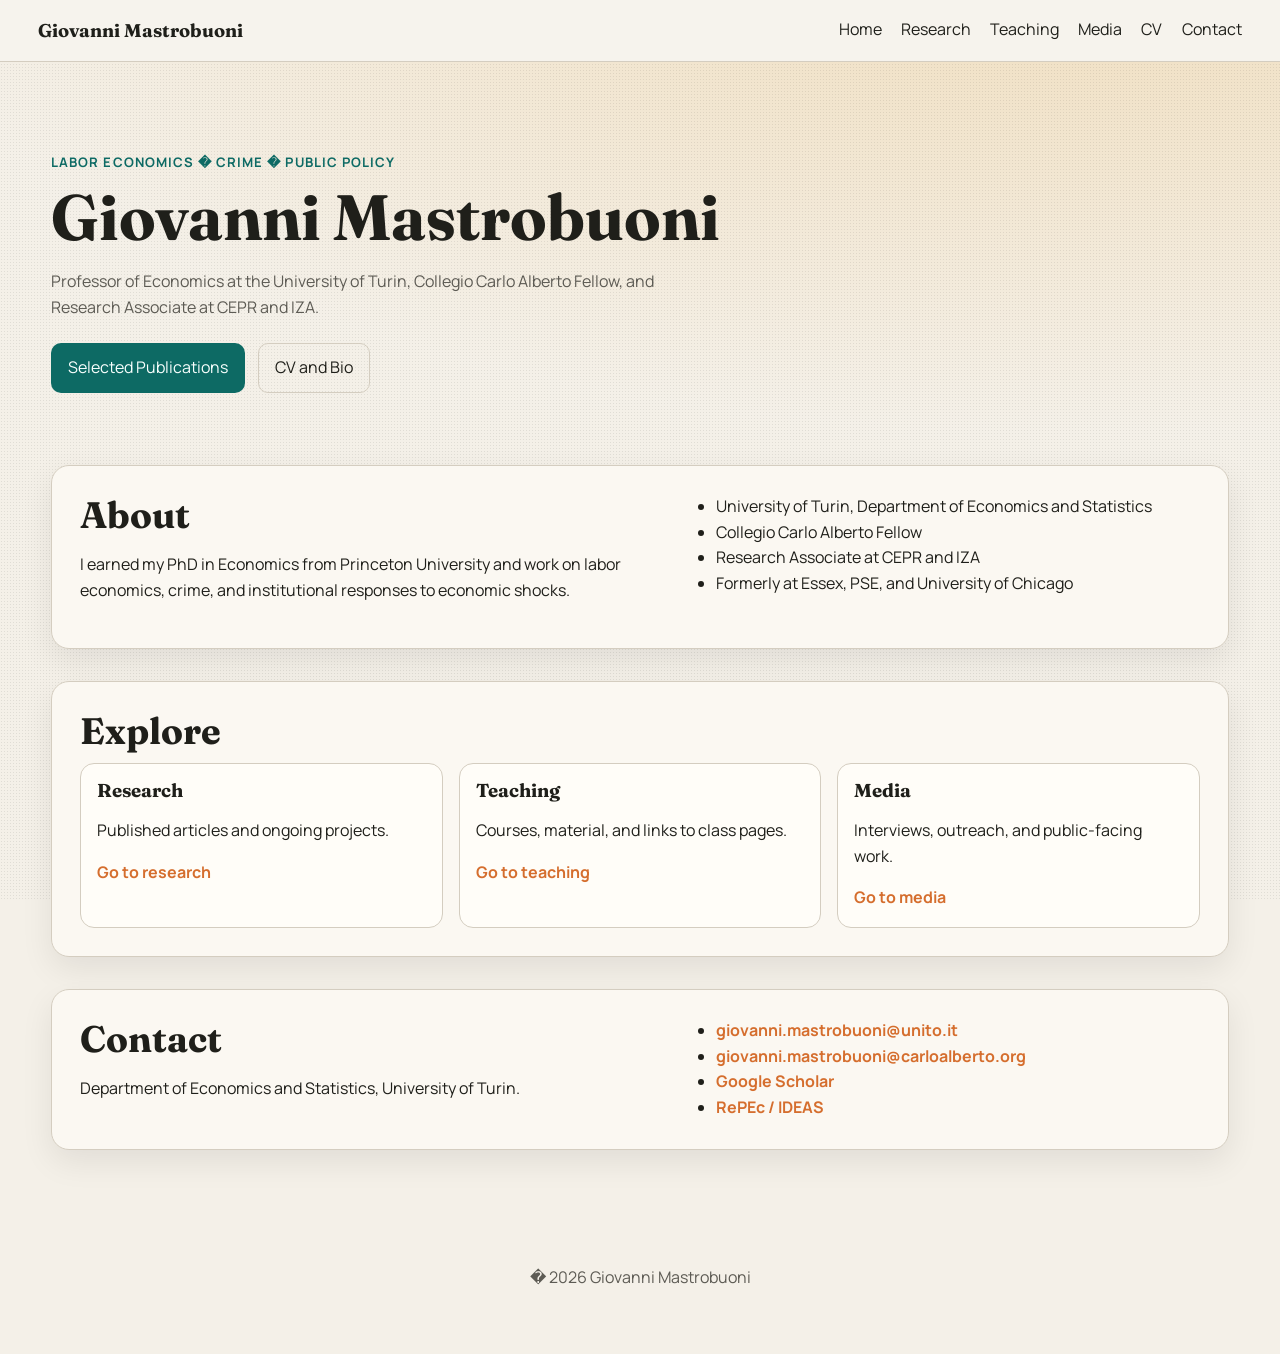
<file: index.html>
<!doctype html>
<html lang="en">
<head>
  <meta charset="utf-8" />
  <meta name="viewport" content="width=device-width, initial-scale=1" />
  <title>Giovanni Mastrobuoni | Economics</title>
  <meta name="description" content="Academic website of Giovanni Mastrobuoni." />
  <link rel="preconnect" href="https://fonts.googleapis.com" />
  <link rel="preconnect" href="https://fonts.gstatic.com" crossorigin />
  <link href="https://fonts.googleapis.com/css2?family=Fraunces:opsz,wght@9..144,400;9..144,700&family=Manrope:wght@400;500;700&display=swap" rel="stylesheet" />
  <link rel="stylesheet" href="styles.css" />
</head>
<body>
  <div class="grain"></div>
  <header class="site-header">
    <a class="brand" href="index.html">Giovanni Mastrobuoni</a>
    <button class="menu-btn" id="menuBtn" aria-expanded="false" aria-controls="menu">Menu</button>
    <nav id="menu" class="menu">
      <a href="index.html">Home</a>
      <a href="research.html">Research</a>
      <a href="teaching.html">Teaching</a>
      <a href="media.html">Media</a>
      <a href="cv.html">CV</a>
      <a href="#contact">Contact</a>
    </nav>
  </header>

  <main id="top">
    <section class="hero reveal">
      <p class="eyebrow">Labor Economics � Crime � Public Policy</p>
      <h1>Giovanni Mastrobuoni</h1>
      <p class="lead">Professor of Economics at the University of Turin, Collegio Carlo Alberto Fellow, and Research Associate at CEPR and IZA.</p>
      <div class="cta-row">
        <a class="btn solid" href="research.html">Selected Publications</a>
        <a class="btn ghost" href="cv.html">CV and Bio</a>
      </div>
    </section>

    <section class="split reveal">
      <div>
        <h2>About</h2>
        <p>I earned my PhD in Economics from Princeton University and work on labor economics, crime, and institutional responses to economic shocks.</p>
      </div>
      <ul>
        <li>University of Turin, Department of Economics and Statistics</li>
        <li>Collegio Carlo Alberto Fellow</li>
        <li>Research Associate at CEPR and IZA</li>
        <li>Formerly at Essex, PSE, and University of Chicago</li>
      </ul>
    </section>

    <section class="panel reveal">
      <h2>Explore</h2>
      <div class="cards">
        <article class="card">
          <h3>Research</h3>
          <p>Published articles and ongoing projects.</p>
          <a href="research.html">Go to research</a>
        </article>
        <article class="card">
          <h3>Teaching</h3>
          <p>Courses, material, and links to class pages.</p>
          <a href="teaching.html">Go to teaching</a>
        </article>
        <article class="card">
          <h3>Media</h3>
          <p>Interviews, outreach, and public-facing work.</p>
          <a href="media.html">Go to media</a>
        </article>
      </div>
    </section>

    <section id="contact" class="split reveal">
      <div>
        <h2>Contact</h2>
        <p>Department of Economics and Statistics, University of Turin.</p>
      </div>
      <ul>
        <li><a href="mailto:giovanni.mastrobuoni@unito.it">giovanni.mastrobuoni@unito.it</a></li>
        <li><a href="mailto:giovanni.mastrobuoni@carloalberto.org">giovanni.mastrobuoni@carloalberto.org</a></li>
        <li><a href="https://scholar.google.com/citations?user=2Efz9B4AAAAJ" target="_blank" rel="noopener">Google Scholar</a></li>
        <li><a href="https://ideas.repec.org/e/pma1300.html" target="_blank" rel="noopener">RePEc / IDEAS</a></li>
      </ul>
    </section>
  </main>

  <footer class="site-footer">
    <p>� <span id="year"></span> Giovanni Mastrobuoni</p>
  </footer>

  <script src="script.js"></script>
</body>
</html>
</file>
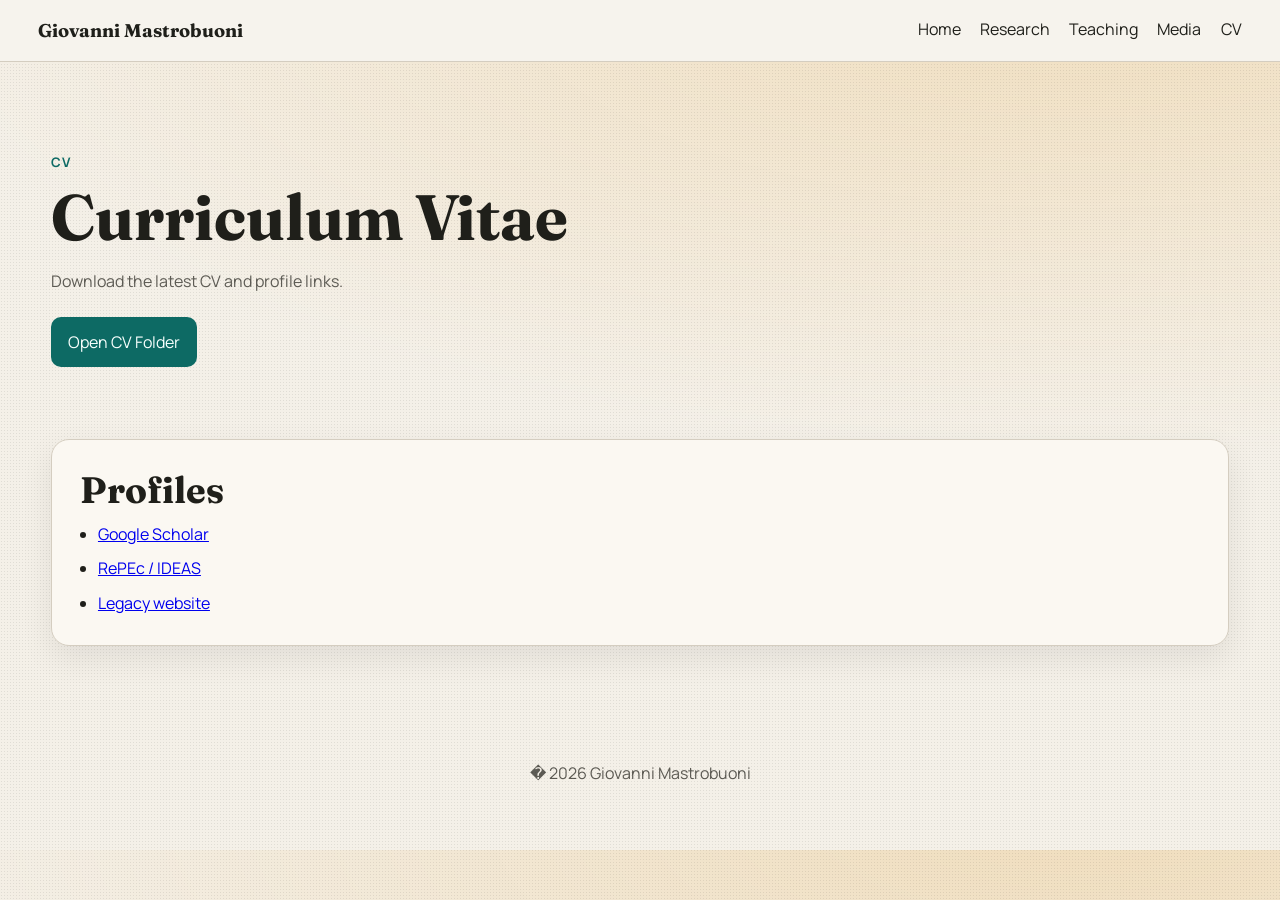
<file: cv.html>
<!doctype html>
<html lang="en">
<head>
  <meta charset="utf-8" />
  <meta name="viewport" content="width=device-width, initial-scale=1" />
  <title>CV | Giovanni Mastrobuoni</title>
  <meta name="description" content="CV and profile of Giovanni Mastrobuoni." />
  <link rel="preconnect" href="https://fonts.googleapis.com" />
  <link rel="preconnect" href="https://fonts.gstatic.com" crossorigin />
  <link href="https://fonts.googleapis.com/css2?family=Fraunces:opsz,wght@9..144,400;9..144,700&family=Manrope:wght@400;500;700&display=swap" rel="stylesheet" />
  <link rel="stylesheet" href="styles.css" />
</head>
<body>
  <div class="grain"></div>
  <header class="site-header">
    <a class="brand" href="index.html">Giovanni Mastrobuoni</a>
    <button class="menu-btn" id="menuBtn" aria-expanded="false" aria-controls="menu">Menu</button>
    <nav id="menu" class="menu">
      <a href="index.html">Home</a>
      <a href="research.html">Research</a>
      <a href="teaching.html">Teaching</a>
      <a href="media.html">Media</a>
      <a href="cv.html">CV</a>
    </nav>
  </header>

  <main>
    <section class="hero reveal">
      <p class="eyebrow">CV</p>
      <h1>Curriculum Vitae</h1>
      <p class="lead">Download the latest CV and profile links.</p>
      <div class="cta-row">
        <a class="btn solid" href="https://www.dropbox.com/scl/fo/ejb5sxljz9jquqf572j8m/ABEFxgBy2_hq5J4hGjBzoEM?rlkey=30vkkdfxt2kd5hk0dliz8qe8b&e=1&dl=0" target="_blank" rel="noopener">Open CV Folder</a>
      </div>
    </section>

    <section class="panel reveal">
      <h2>Profiles</h2>
      <ul class="list-clean">
        <li><a href="https://scholar.google.com/citations?user=2Efz9B4AAAAJ" target="_blank" rel="noopener">Google Scholar</a></li>
        <li><a href="https://ideas.repec.org/e/pma1300.html" target="_blank" rel="noopener">RePEc / IDEAS</a></li>
        <li><a href="https://sites.google.com/site/giovannimastrobuoni/" target="_blank" rel="noopener">Legacy website</a></li>
      </ul>
    </section>
  </main>

  <footer class="site-footer">
    <p>� <span id="year"></span> Giovanni Mastrobuoni</p>
  </footer>
  <script src="script.js"></script>
</body>
</html>
</file>
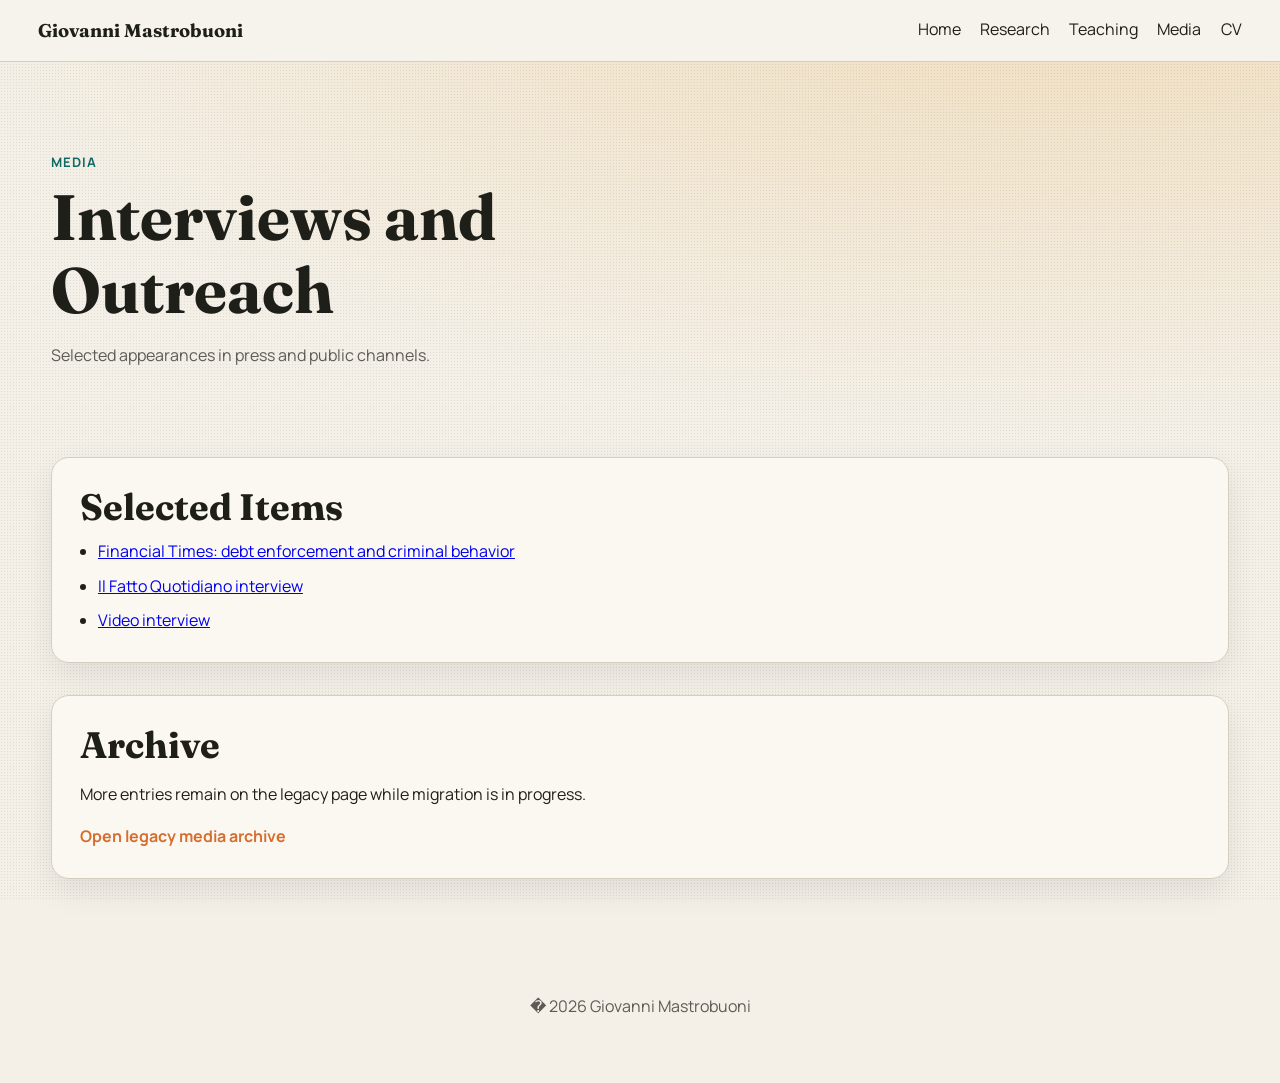
<file: media.html>
<!doctype html>
<html lang="en">
<head>
  <meta charset="utf-8" />
  <meta name="viewport" content="width=device-width, initial-scale=1" />
  <title>Media | Giovanni Mastrobuoni</title>
  <meta name="description" content="Media and outreach of Giovanni Mastrobuoni." />
  <link rel="preconnect" href="https://fonts.googleapis.com" />
  <link rel="preconnect" href="https://fonts.gstatic.com" crossorigin />
  <link href="https://fonts.googleapis.com/css2?family=Fraunces:opsz,wght@9..144,400;9..144,700&family=Manrope:wght@400;500;700&display=swap" rel="stylesheet" />
  <link rel="stylesheet" href="styles.css" />
</head>
<body>
  <div class="grain"></div>
  <header class="site-header">
    <a class="brand" href="index.html">Giovanni Mastrobuoni</a>
    <button class="menu-btn" id="menuBtn" aria-expanded="false" aria-controls="menu">Menu</button>
    <nav id="menu" class="menu">
      <a href="index.html">Home</a>
      <a href="research.html">Research</a>
      <a href="teaching.html">Teaching</a>
      <a href="media.html">Media</a>
      <a href="cv.html">CV</a>
    </nav>
  </header>

  <main>
    <section class="hero reveal">
      <p class="eyebrow">Media</p>
      <h1>Interviews and Outreach</h1>
      <p class="lead">Selected appearances in press and public channels.</p>
    </section>

    <section class="panel reveal">
      <h2>Selected Items</h2>
      <ul class="list-clean">
        <li><a href="https://www.ft.com/content/7069e8d0-c3d5-4f98-8f4f-35ec53788198" target="_blank" rel="noopener">Financial Times: debt enforcement and criminal behavior</a></li>
        <li><a href="https://www.ilfattoquotidiano.it/2020/09/13/sovraffollamento-carcere-detenzione-domiciliare-covid/5923099/" target="_blank" rel="noopener">Il Fatto Quotidiano interview</a></li>
        <li><a href="https://www.youtube.com/watch?v=cp4xpgjMi6I" target="_blank" rel="noopener">Video interview</a></li>
      </ul>
    </section>

    <section class="panel reveal">
      <h2>Archive</h2>
      <p>More entries remain on the legacy page while migration is in progress.</p>
      <a class="text-link" href="https://sites.google.com/site/giovannimastrobuoni/media" target="_blank" rel="noopener">Open legacy media archive</a>
    </section>
  </main>

  <footer class="site-footer">
    <p>� <span id="year"></span> Giovanni Mastrobuoni</p>
  </footer>
  <script src="script.js"></script>
</body>
</html>
</file>
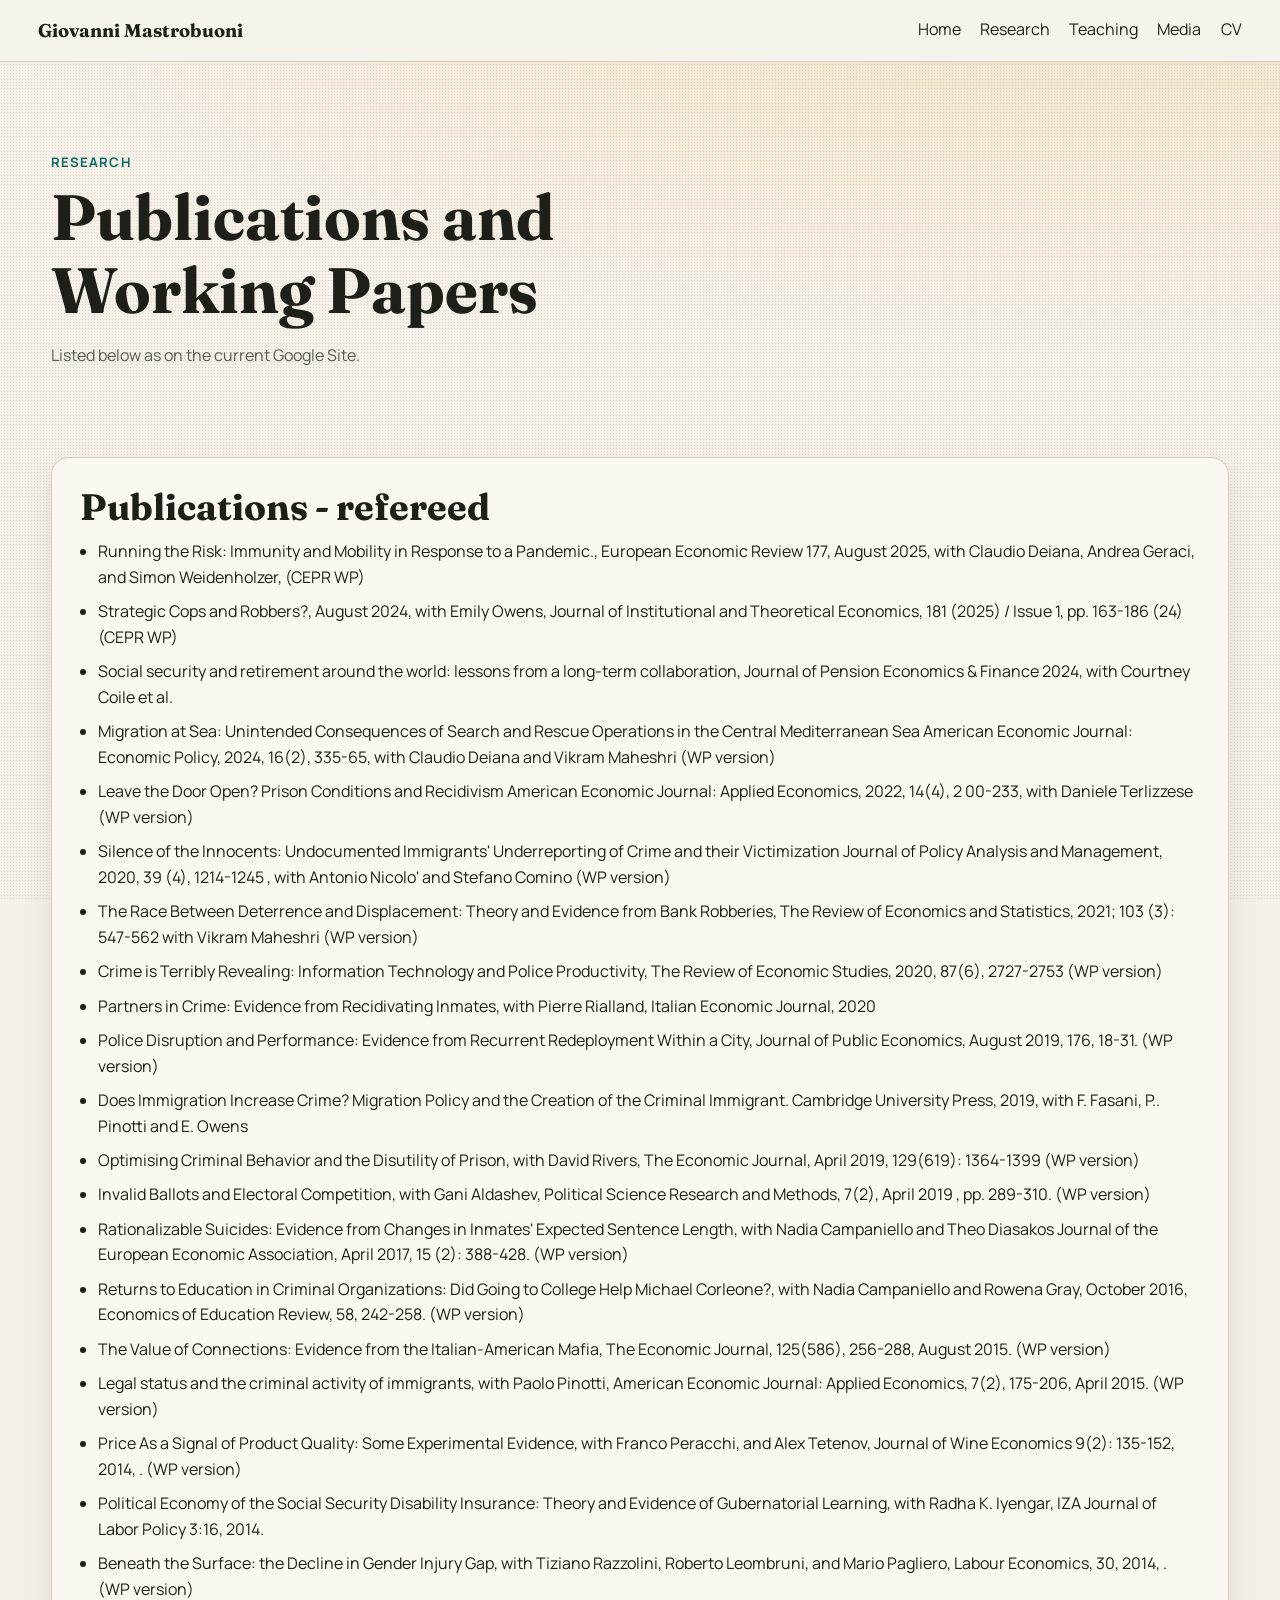
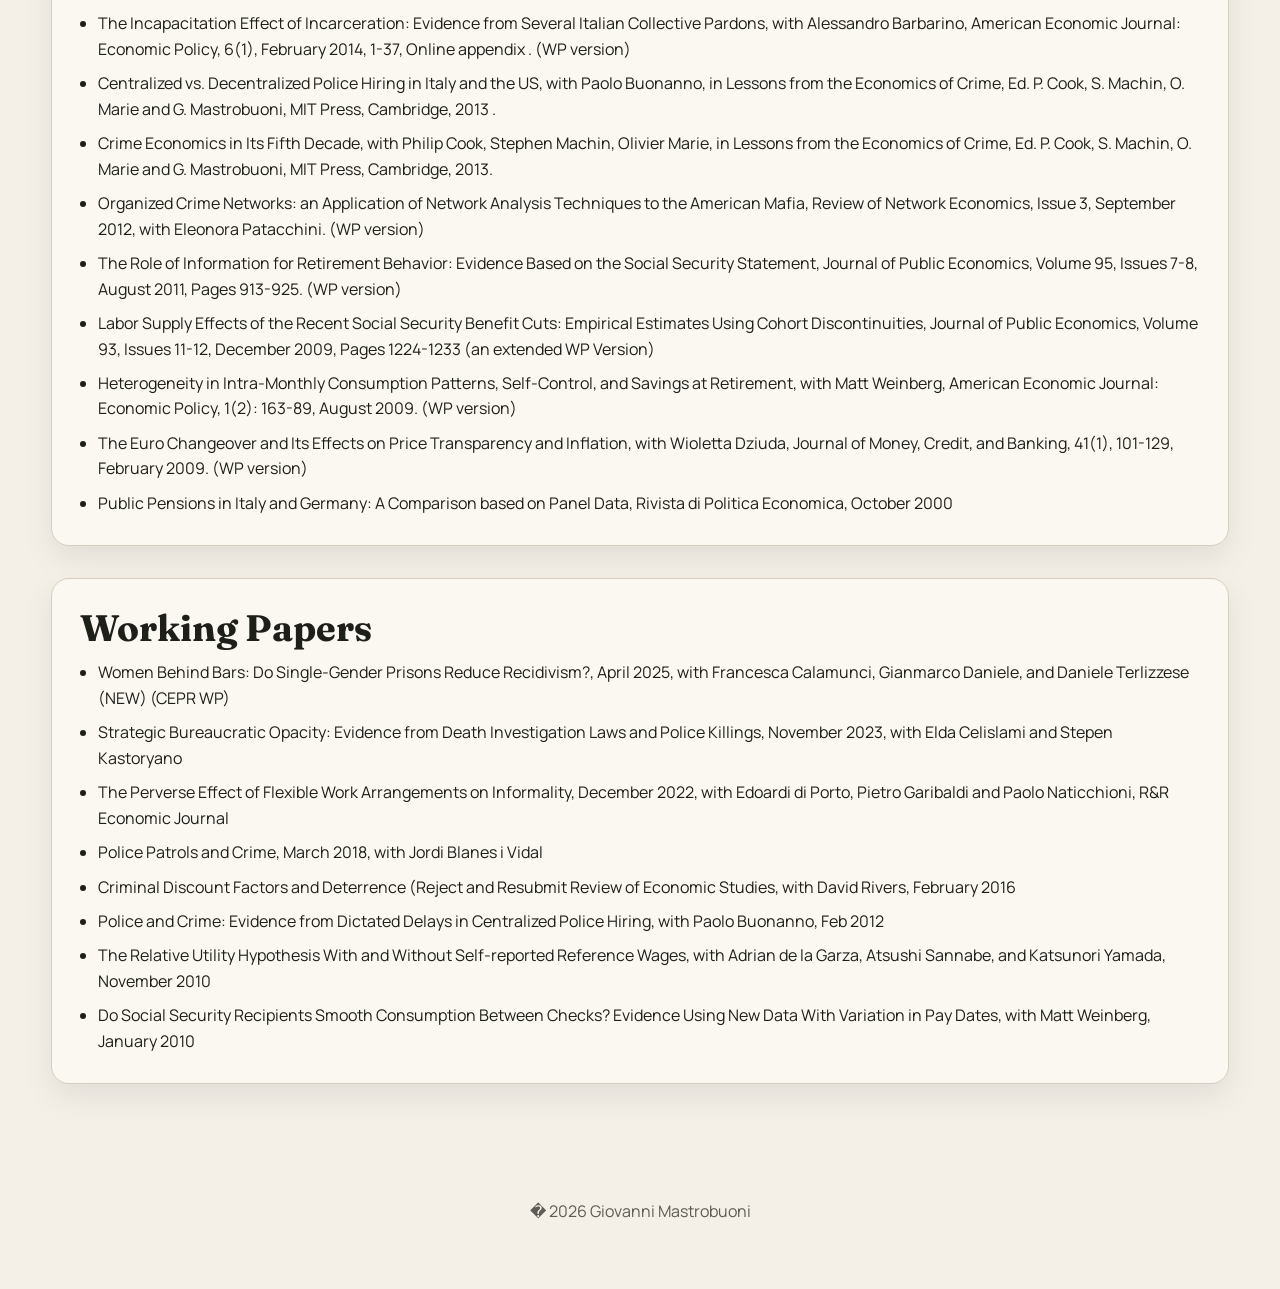
<file: research.html>
<!doctype html>
<html lang="en">
<head>
  <meta charset="utf-8" />
  <meta name="viewport" content="width=device-width, initial-scale=1" />
  <title>Research | Giovanni Mastrobuoni</title>
  <meta name="description" content="Research of Giovanni Mastrobuoni." />
  <link rel="preconnect" href="https://fonts.googleapis.com" />
  <link rel="preconnect" href="https://fonts.gstatic.com" crossorigin />
  <link href="https://fonts.googleapis.com/css2?family=Fraunces:opsz,wght@9..144,400;9..144,700&family=Manrope:wght@400;500;700&display=swap" rel="stylesheet" />
  <link rel="stylesheet" href="styles.css" />
</head>
<body>
  <div class="grain"></div>
  <header class="site-header">
    <a class="brand" href="index.html">Giovanni Mastrobuoni</a>
    <button class="menu-btn" id="menuBtn" aria-expanded="false" aria-controls="menu">Menu</button>
    <nav id="menu" class="menu">
      <a href="index.html">Home</a>
      <a href="research.html">Research</a>
      <a href="teaching.html">Teaching</a>
      <a href="media.html">Media</a>
      <a href="cv.html">CV</a>
    </nav>
  </header>

  <main>
    <section class="hero reveal">
      <p class="eyebrow">Research</p>
      <h1>Publications and Working Papers</h1>
      <p class="lead">Listed below as on the current Google Site.</p>
    </section>

    <section class="panel reveal">
      <h2>Publications - refereed</h2>
      <ul class="list-clean">
        <li>Running the Risk: Immunity and Mobility in Response to a Pandemic., European Economic Review 177, August 2025, with Claudio Deiana, Andrea Geraci, and Simon Weidenholzer, (CEPR WP)</li>
        <li>Strategic Cops and Robbers?, August 2024, with Emily Owens, Journal of Institutional and Theoretical Economics, 181 (2025) / Issue 1, pp. 163-186 (24) (CEPR WP)</li>
        <li>Social security and retirement around the world: lessons from a long-term collaboration, Journal of Pension Economics &amp; Finance 2024, with Courtney Coile et al.</li>
        <li>Migration at Sea: Unintended Consequences of Search and Rescue Operations in the Central Mediterranean Sea American Economic Journal: Economic Policy, 2024, 16(2), 335-65, with Claudio Deiana and Vikram Maheshri (WP version)</li>
        <li>Leave the Door Open? Prison Conditions and Recidivism American Economic Journal: Applied Economics, 2022, 14(4), 2 00-233, with Daniele Terlizzese (WP version)</li>
        <li>Silence of the Innocents: Undocumented Immigrants' Underreporting of Crime and their Victimization Journal of Policy Analysis and Management, 2020, 39 (4), 1214-1245 , with Antonio Nicolo' and Stefano Comino (WP version)</li>
        <li>The Race Between Deterrence and Displacement: Theory and Evidence from Bank Robberies, The Review of Economics and Statistics, 2021; 103 (3): 547-562 with Vikram Maheshri (WP version)</li>
        <li>Crime is Terribly Revealing: Information Technology and Police Productivity, The Review of Economic Studies, 2020, 87(6), 2727-2753 (WP version)</li>
        <li>Partners in Crime: Evidence from Recidivating Inmates, with Pierre Rialland, Italian Economic Journal, 2020</li>
        <li>Police Disruption and Performance: Evidence from Recurrent Redeployment Within a City, Journal of Public Economics, August 2019, 176, 18-31. (WP version)</li>
        <li>Does Immigration Increase Crime? Migration Policy and the Creation of the Criminal Immigrant. Cambridge University Press, 2019, with F. Fasani, P.. Pinotti and E. Owens</li>
        <li>Optimising Criminal Behavior and the Disutility of Prison, with David Rivers, The Economic Journal, April 2019, 129(619): 1364-1399 (WP version)</li>
        <li>Invalid Ballots and Electoral Competition, with Gani Aldashev, Political Science Research and Methods, 7(2), April 2019 , pp. 289-310. (WP version)</li>
        <li>Rationalizable Suicides: Evidence from Changes in Inmates' Expected Sentence Length, with Nadia Campaniello and Theo Diasakos Journal of the European Economic Association, April 2017, 15 (2): 388-428. (WP version)</li>
        <li>Returns to Education in Criminal Organizations: Did Going to College Help Michael Corleone?, with Nadia Campaniello and Rowena Gray, October 2016, Economics of Education Review, 58, 242-258. (WP version)</li>
        <li>The Value of Connections: Evidence from the Italian-American Mafia, The Economic Journal, 125(586), 256-288, August 2015. (WP version)</li>
        <li>Legal status and the criminal activity of immigrants, with Paolo Pinotti, American Economic Journal: Applied Economics, 7(2), 175-206, April 2015. (WP version)</li>
        <li>Price As a Signal of Product Quality: Some Experimental Evidence, with Franco Peracchi, and Alex Tetenov, Journal of Wine Economics 9(2): 135-152, 2014, . (WP version)</li>
        <li>Political Economy of the Social Security Disability Insurance: Theory and Evidence of Gubernatorial Learning, with Radha K. Iyengar, IZA Journal of Labor Policy 3:16, 2014.</li>
        <li>Beneath the Surface: the Decline in Gender Injury Gap, with Tiziano Razzolini, Roberto Leombruni, and Mario Pagliero, Labour Economics, 30, 2014, . (WP version)</li>
        <li>The Incapacitation Effect of Incarceration: Evidence from Several Italian Collective Pardons, with Alessandro Barbarino, American Economic Journal: Economic Policy, 6(1), February 2014, 1-37, Online appendix . (WP version)</li>
        <li>Centralized vs. Decentralized Police Hiring in Italy and the US, with Paolo Buonanno, in Lessons from the Economics of Crime, Ed. P. Cook, S. Machin, O. Marie and G. Mastrobuoni, MIT Press, Cambridge, 2013 .</li>
        <li>Crime Economics in Its Fifth Decade, with Philip Cook, Stephen Machin, Olivier Marie, in Lessons from the Economics of Crime, Ed. P. Cook, S. Machin, O. Marie and G. Mastrobuoni, MIT Press, Cambridge, 2013.</li>
        <li>Organized Crime Networks: an Application of Network Analysis Techniques to the American Mafia, Review of Network Economics, Issue 3, September 2012, with Eleonora Patacchini. (WP version)</li>
        <li>The Role of Information for Retirement Behavior: Evidence Based on the Social Security Statement, Journal of Public Economics, Volume 95, Issues 7-8, August 2011, Pages 913-925. (WP version)</li>
        <li>Labor Supply Effects of the Recent Social Security Benefit Cuts: Empirical Estimates Using Cohort Discontinuities, Journal of Public Economics, Volume 93, Issues 11-12, December 2009, Pages 1224-1233 (an extended WP Version)</li>
        <li>Heterogeneity in Intra-Monthly Consumption Patterns, Self-Control, and Savings at Retirement, with Matt Weinberg, American Economic Journal: Economic Policy, 1(2): 163-89, August 2009. (WP version)</li>
        <li>The Euro Changeover and Its Effects on Price Transparency and Inflation, with Wioletta Dziuda, Journal of Money, Credit, and Banking, 41(1), 101-129, February 2009. (WP version)</li>
        <li>Public Pensions in Italy and Germany: A Comparison based on Panel Data, Rivista di Politica Economica, October 2000</li>
      </ul>
    </section>

    <section class="panel reveal">
      <h2>Working Papers</h2>
      <ul class="list-clean">
        <li>Women Behind Bars: Do Single-Gender Prisons Reduce Recidivism?, April 2025, with Francesca Calamunci, Gianmarco Daniele, and Daniele Terlizzese (NEW) (CEPR WP)</li>
        <li>Strategic Bureaucratic Opacity: Evidence from Death Investigation Laws and Police Killings, November 2023, with Elda Celislami and Stepen Kastoryano</li>
        <li>The Perverse Effect of Flexible Work Arrangements on Informality, December 2022, with Edoardi di Porto, Pietro Garibaldi and Paolo Naticchioni, R&amp;R Economic Journal</li>
        <li>Police Patrols and Crime, March 2018, with Jordi Blanes i Vidal</li>
        <li>Criminal Discount Factors and Deterrence (Reject and Resubmit Review of Economic Studies, with David Rivers, February 2016</li>
        <li>Police and Crime: Evidence from Dictated Delays in Centralized Police Hiring, with Paolo Buonanno, Feb 2012</li>
        <li>The Relative Utility Hypothesis With and Without Self-reported Reference Wages, with Adrian de la Garza, Atsushi Sannabe, and Katsunori Yamada, November 2010</li>
        <li>Do Social Security Recipients Smooth Consumption Between Checks? Evidence Using New Data With Variation in Pay Dates, with Matt Weinberg, January 2010</li>
      </ul>
    </section>
  </main>

  <footer class="site-footer">
    <p>� <span id="year"></span> Giovanni Mastrobuoni</p>
  </footer>
  <script src="script.js"></script>
</body>
</html>
</file>
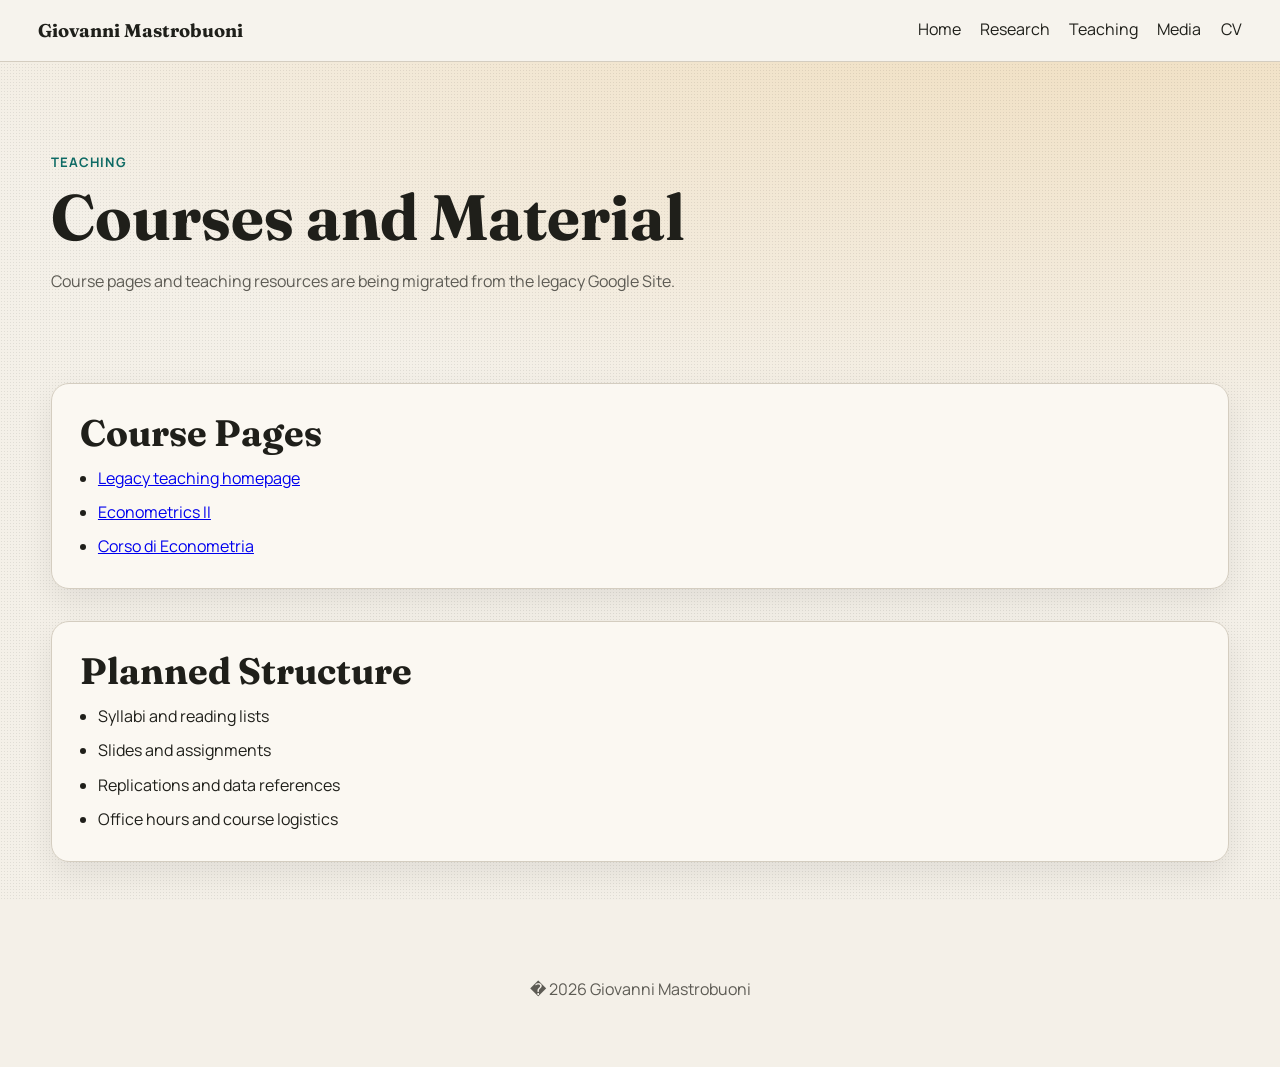
<file: teaching.html>
<!doctype html>
<html lang="en">
<head>
  <meta charset="utf-8" />
  <meta name="viewport" content="width=device-width, initial-scale=1" />
  <title>Teaching | Giovanni Mastrobuoni</title>
  <meta name="description" content="Teaching page of Giovanni Mastrobuoni." />
  <link rel="preconnect" href="https://fonts.googleapis.com" />
  <link rel="preconnect" href="https://fonts.gstatic.com" crossorigin />
  <link href="https://fonts.googleapis.com/css2?family=Fraunces:opsz,wght@9..144,400;9..144,700&family=Manrope:wght@400;500;700&display=swap" rel="stylesheet" />
  <link rel="stylesheet" href="styles.css" />
</head>
<body>
  <div class="grain"></div>
  <header class="site-header">
    <a class="brand" href="index.html">Giovanni Mastrobuoni</a>
    <button class="menu-btn" id="menuBtn" aria-expanded="false" aria-controls="menu">Menu</button>
    <nav id="menu" class="menu">
      <a href="index.html">Home</a>
      <a href="research.html">Research</a>
      <a href="teaching.html">Teaching</a>
      <a href="media.html">Media</a>
      <a href="cv.html">CV</a>
    </nav>
  </header>

  <main>
    <section class="hero reveal">
      <p class="eyebrow">Teaching</p>
      <h1>Courses and Material</h1>
      <p class="lead">Course pages and teaching resources are being migrated from the legacy Google Site.</p>
    </section>

    <section class="panel reveal">
      <h2>Course Pages</h2>
      <ul class="list-clean">
        <li><a href="https://sites.google.com/site/giovannimastrobuoni/teaching" target="_blank" rel="noopener">Legacy teaching homepage</a></li>
        <li><a href="https://sites.google.com/site/giovannimastrobuoni/teaching/econometrics-ii" target="_blank" rel="noopener">Econometrics II</a></li>
        <li><a href="https://sites.google.com/site/giovannimastrobuoni/teaching/corso-di-econometria" target="_blank" rel="noopener">Corso di Econometria</a></li>
      </ul>
    </section>

    <section class="panel reveal">
      <h2>Planned Structure</h2>
      <ul class="list-clean">
        <li>Syllabi and reading lists</li>
        <li>Slides and assignments</li>
        <li>Replications and data references</li>
        <li>Office hours and course logistics</li>
      </ul>
    </section>
  </main>

  <footer class="site-footer">
    <p>� <span id="year"></span> Giovanni Mastrobuoni</p>
  </footer>
  <script src="script.js"></script>
</body>
</html>
</file>
<file: styles.css>
:root {
  --bg: #f4f0e8;
  --ink: #1f1f1a;
  --muted: #5d5b54;
  --accent: #0d6a64;
  --accent-2: #d56e2e;
  --panel: #fbf8f2;
  --line: #d4cdc0;
  --shadow: 0 12px 32px rgba(19, 18, 15, 0.08);
}

* { box-sizing: border-box; }
html { scroll-behavior: smooth; }
body {
  margin: 0;
  color: var(--ink);
  background: radial-gradient(1200px 500px at 85% -5%, #f0ddbc, transparent), var(--bg);
  font-family: "Manrope", sans-serif;
  line-height: 1.6;
}

.grain {
  position: fixed;
  inset: 0;
  pointer-events: none;
  opacity: 0.08;
  background-image: radial-gradient(#000 0.5px, transparent 0.5px);
  background-size: 3px 3px;
}

.site-header {
  position: sticky;
  top: 0;
  z-index: 10;
  display: flex;
  align-items: center;
  justify-content: space-between;
  gap: 1rem;
  padding: 1rem clamp(1rem, 3vw, 3rem);
  backdrop-filter: blur(8px);
  background: color-mix(in oklab, var(--bg) 78%, white 22%);
  border-bottom: 1px solid var(--line);
}

.brand {
  font-family: "Fraunces", serif;
  font-weight: 700;
  font-size: 1.15rem;
  color: var(--ink);
  text-decoration: none;
}

.menu { display: flex; gap: 1.2rem; }
.menu a {
  color: var(--ink);
  text-decoration: none;
  border-bottom: 1px solid transparent;
}
.menu a:hover { border-bottom-color: var(--accent); }

.menu-btn {
  display: none;
  border: 1px solid var(--line);
  background: var(--panel);
  border-radius: 999px;
  padding: 0.45rem 0.8rem;
}

main { padding: 0 clamp(1rem, 4vw, 4rem) 4rem; }

.hero {
  padding: clamp(3rem, 10vh, 7rem) 0 2.5rem;
  max-width: 900px;
}

.eyebrow {
  margin: 0 0 0.4rem;
  font-weight: 700;
  letter-spacing: 0.08em;
  text-transform: uppercase;
  color: var(--accent);
  font-size: 0.82rem;
}

h1, h2, h3 {
  font-family: "Fraunces", serif;
  line-height: 1.15;
  margin: 0 0 0.7rem;
}

h1 { font-size: clamp(2rem, 5vw, 4rem); max-width: 16ch; }
h2 { font-size: clamp(1.6rem, 3vw, 2.3rem); }
.lead { max-width: 65ch; color: var(--muted); }

.cta-row { display: flex; gap: 0.8rem; margin-top: 1.4rem; flex-wrap: wrap; }
.btn {
  text-decoration: none;
  padding: 0.7rem 1rem;
  border-radius: 10px;
  border: 1px solid transparent;
  transition: transform 0.2s ease;
}
.btn:hover { transform: translateY(-2px); }
.btn.solid { background: var(--accent); color: #f8fffd; }
.btn.ghost { border-color: var(--line); color: var(--ink); }

.panel, .split {
  margin-top: 2rem;
  background: var(--panel);
  border: 1px solid var(--line);
  border-radius: 18px;
  padding: clamp(1rem, 2.2vw, 1.8rem);
  box-shadow: var(--shadow);
}

.cards {
  display: grid;
  grid-template-columns: repeat(3, minmax(0, 1fr));
  gap: 1rem;
}

.card {
  padding: 1rem;
  border: 1px solid var(--line);
  border-radius: 14px;
  background: #fffdf8;
}

.meta {
  margin: 0 0 0.6rem;
  color: var(--muted);
  font-size: 0.92rem;
}

.card a, .text-link, .split a {
  color: var(--accent-2);
  font-weight: 700;
  text-decoration: none;
}

.split {
  display: grid;
  grid-template-columns: 1.2fr 1fr;
  gap: 1rem;
}

ul { margin: 0; padding-left: 1.1rem; }
.list-clean { padding-left: 1.1rem; }
.list-clean li + li { margin-top: 0.55rem; }

.site-footer {
  padding: 2.2rem 1rem 3rem;
  text-align: center;
  color: var(--muted);
}

.reveal {
  opacity: 0;
  transform: translateY(16px);
  transition: opacity 0.7s ease, transform 0.7s ease;
}
.reveal.visible {
  opacity: 1;
  transform: translateY(0);
}

@media (max-width: 860px) {
  .cards { grid-template-columns: 1fr; }
  .split { grid-template-columns: 1fr; }
  .menu-btn { display: inline-flex; }
  .menu {
    display: none;
    position: absolute;
    right: 1rem;
    top: 4rem;
    flex-direction: column;
    background: var(--panel);
    border: 1px solid var(--line);
    border-radius: 12px;
    padding: 0.7rem;
    box-shadow: var(--shadow);
  }
  .menu.open { display: flex; }
}
</file>
